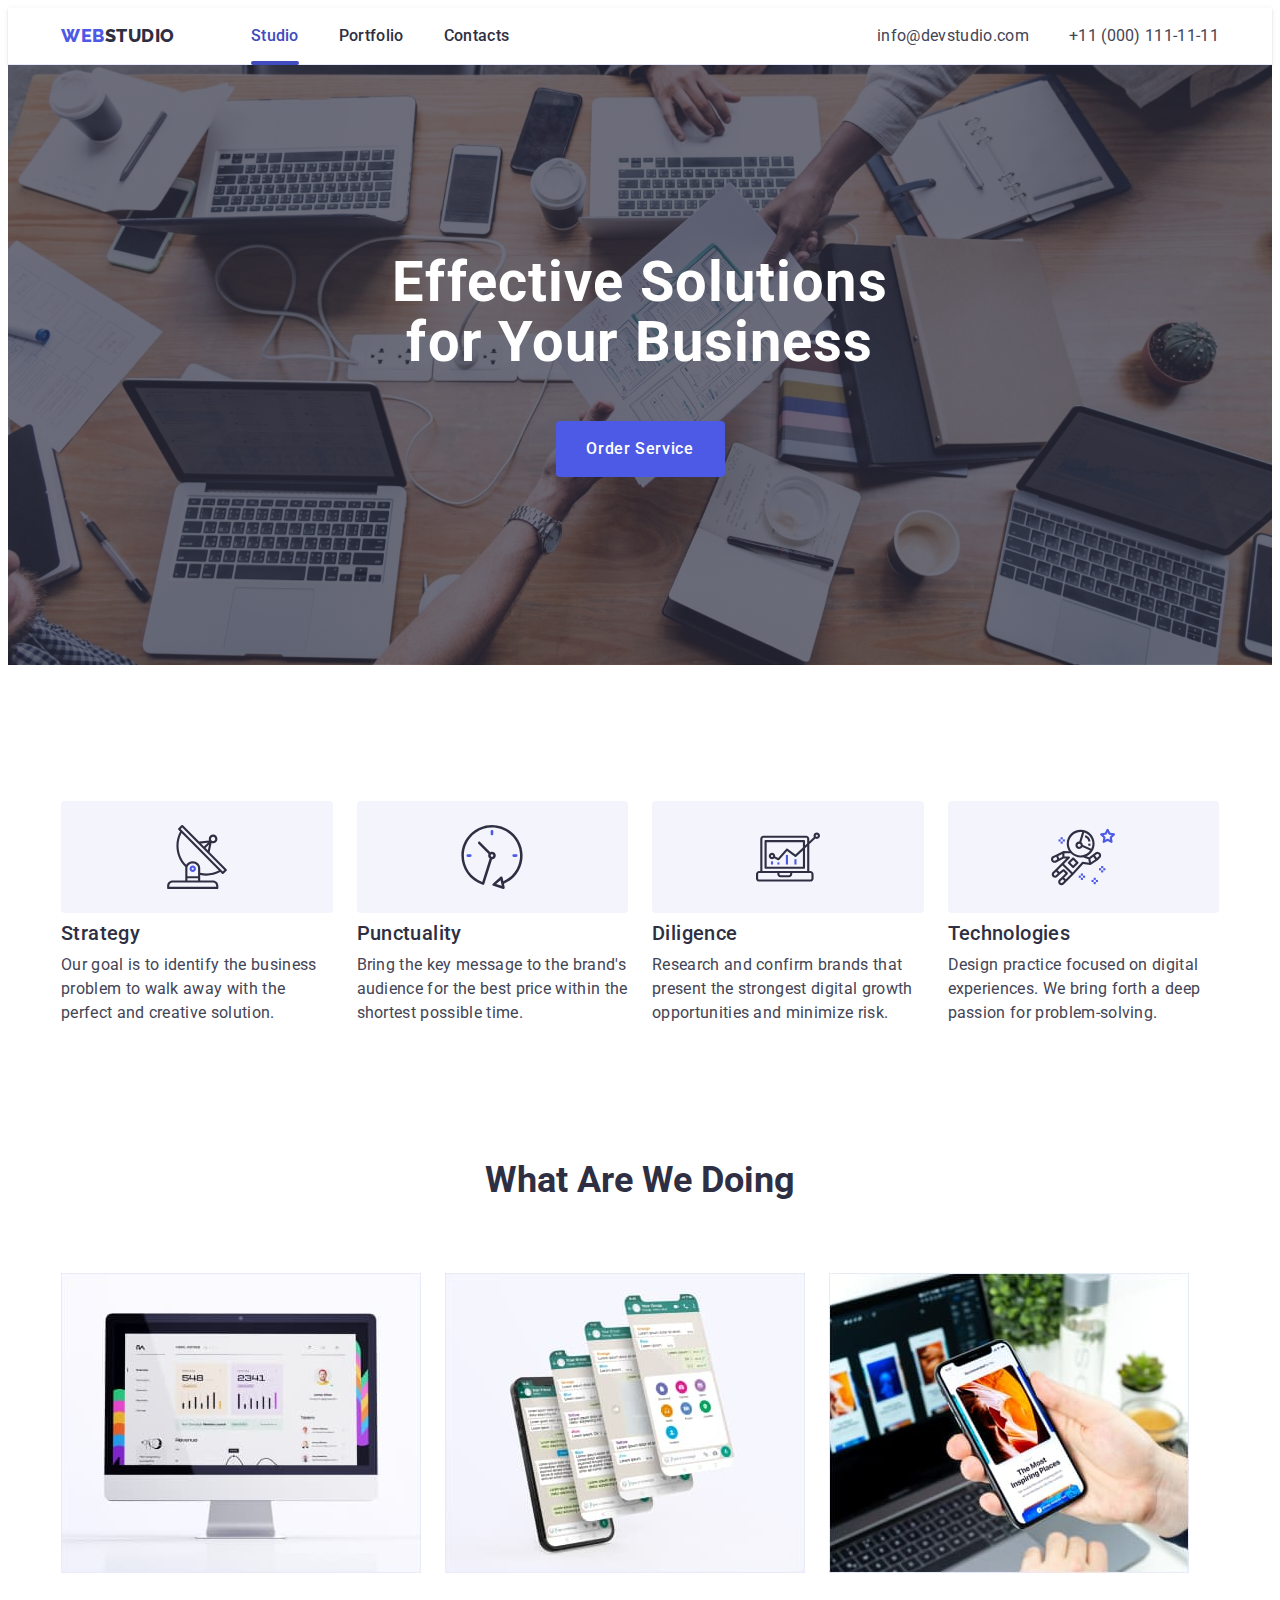
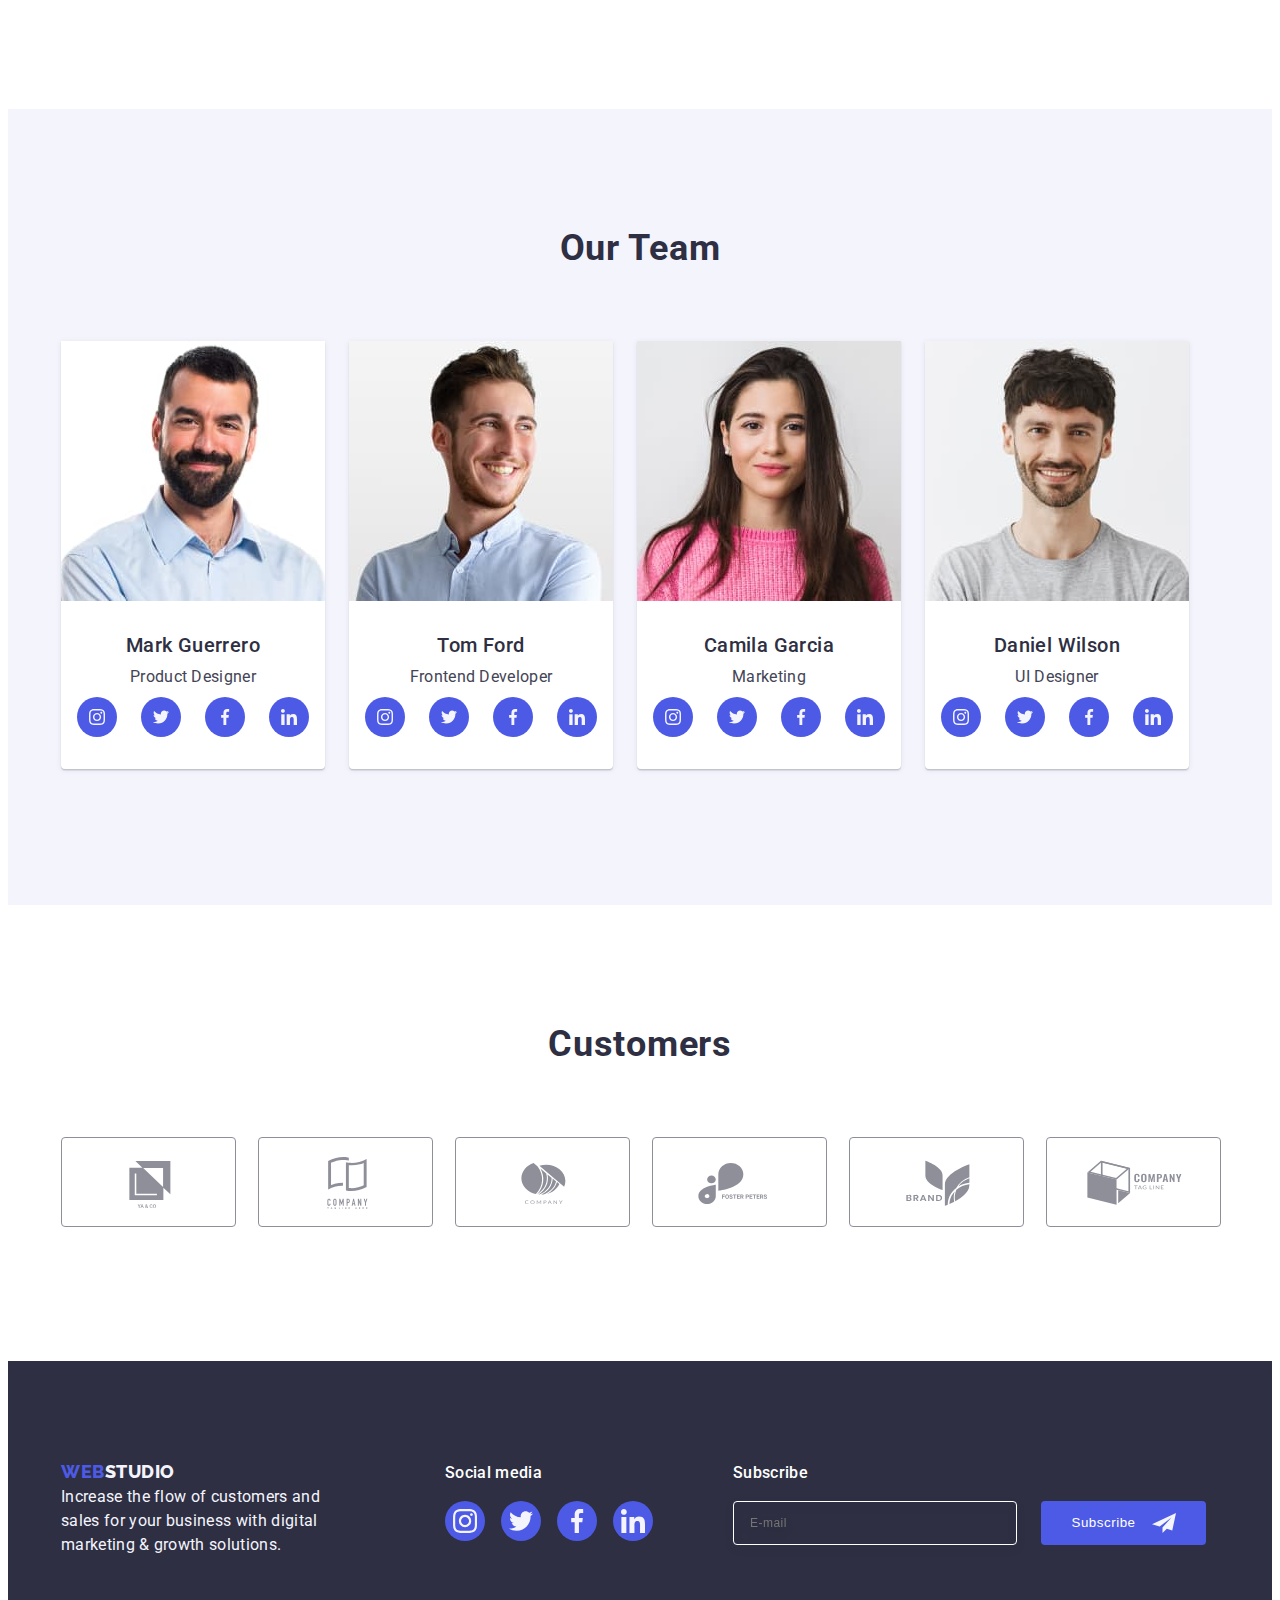
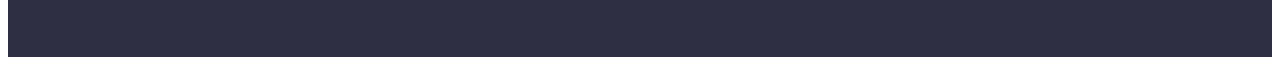
<file: index.html>
<!DOCTYPE html>
<html lang="en">
  <head>
    <meta charset="UTF-8" />
    <meta name="viewport" content="width=device-width, initial-scale=1.0" />
    <title>Webstudio</title>
    <link rel="preconnect" href="https://fonts.googleapis.com" />
    <link rel="preconnect" href="https://fonts.gstatic.com" crossorigin />
    <link
      href="https://fonts.googleapis.com/css2?family=Raleway:wght@800&family=Roboto:wght@400;500;700;900&display=swap"
      rel="stylesheet"
    />
    <link
      rel="stylesheet"
      href="https://cdnjs.cloudflare.com/ajax/libs/modern-normalize/2.0.0/modern-normalize.min.css"
      integrity="sha512-4xo8blKMVCiXpTaLzQSLSw3KFOVPWhm/TRtuPVc4WG6kUgjH6J03IBuG7JZPkcWMxJ5huwaBpOpnwYElP/m6wg=="
      crossorigin="anonymous"
      referrerpolicy="no-referrer"
    />
    <link rel="stylesheet" href="./css/style.css" />
  </head>
  <body>
    <header class="header">
      <div class="container header-container">
        <nav class="header-nav">
          <a class="logo-link link" href="./index.html"
            >Web<span class="logo-decoration">Studio</span></a
          >
          <ul class="menu-list list">
            <li class="menu-list-item">
              <a class="menu-link link active" href="./index.html">Studio</a>
            </li>
            <li class="menu-list-item">
              <a class="menu-link link" href="./portfolio.html">Portfolio</a>
            </li>
            <li class="menu-list-item">
              <a class="menu-link link" href="">Contacts</a>
            </li>
          </ul>
        </nav>
        <address class="address">
          <ul class="address-list list">
            <li class="address-list-item">
              <a class="addres-link link" href="mailto:info@devstudio.com"
                >info@devstudio.com</a
              >
            </li>
            <li class="address-list-item">
              <a class="addres-link link" href="tel:+110001111111"
                >+11 (000) 111-11-11</a
              >
            </li>
          </ul>
        </address>
      </div>
    </header>
    <main>
      <section class="section-solution">
        <div class="container">
          <h1 class="solution-title">Effective Solutions for Your Business</h1>
          <button class="solution-btn" data-modal-open type="button">
            Order Service
          </button>
        </div>
      </section>
      <section class="section-company">
        <div class="container">
          <h2 class="visually-hidden">Webstudio</h2>
          <ul class="company-list list">
            <li class="company-list-item">
              <div class="company-item-icons-container">
                <svg class="icons-svg" width="64" height="64">
                  <use href="./images/icons.svg#icon-antenna"></use>
                </svg>
              </div>
              <h3 class="company-title">Strategy</h3>
              <p class="company-text">
                Our goal is to identify the business problem to walk away with
                the perfect and creative solution.
              </p>
            </li>
            <li class="company-list-item">
              <div class="company-item-icons-container">
                <svg class="icons-svg" width="64" height="64">
                  <use href="./images/icons.svg#icon-clock"></use>
                </svg>
              </div>
              <h3 class="company-title">Punctuality</h3>
              <p class="company-text">
                Bring the key message to the brand's audience for the best price
                within the shortest possible time.
              </p>
            </li>
            <li class="company-list-item">
              <div class="company-item-icons-container">
                <svg class="icons-svg" width="64" height="64">
                  <use href="./images/icons.svg#icon-diagram"></use>
                </svg>
              </div>
              <h3 class="company-title">Diligence</h3>
              <p class="company-text">
                Research and confirm brands that present the strongest digital
                growth opportunities and minimize risk.
              </p>
            </li>
            <li class="company-list-item">
              <div class="company-item-icons-container">
                <svg class="icons-svg" width="64" height="64">
                  <use href="./images/icons.svg#icon-astronaut"></use>
                </svg>
              </div>
              <h3 class="company-title">Technologies</h3>
              <p class="company-text">
                Design practice focused on digital experiences. We bring forth a
                deep passion for problem-solving.
              </p>
            </li>
          </ul>
        </div>
      </section>
      <section class="section-work">
        <div class="container">
          <h2 class="work-title">What are we doing</h2>
          <ul class="work-list list">
            <li class="work-list-item">
              <img
                src="./images/img_1.jpg"
                alt="computer"
                width="360"
                height="300"
              />
            </li>
            <li class="work-list-item">
              <img
                src="./images/img_2.jpg"
                alt="phone"
                width="360"
                height="300"
              />
            </li>
            <li class="work-list-item">
              <img
                src="./images/img_3.jpg"
                alt="phone and computer"
                width="360"
                height="300"
              />
            </li>
          </ul>
        </div>
      </section>
      <section class="section-team">
        <div class="container">
          <h2 class="team-title">Our Team</h2>
          <ul class="team-list list">
            <li class="team-list-item">
              <img
                src="./images/Mark_Guerrero.jpg"
                alt="Mark"
                width="264"
                height="260"
              />
              <div class="team-name-container">
                <h3 class="team-name">Mark Guerrero</h3>
                <p class="team-text">Product Designer</p>
                <ul class="social-list list">
                  <li class="social-list-item">
                    <a class="social-item-link link" href="">
                      <svg class="social-svg" width="16" height="16">
                        <use href="./images/icons.svg#icon-instagram"></use>
                      </svg>
                    </a>
                  </li>
                  <li class="social-list-item">
                    <a class="social-item-link link" href="">
                      <svg class="social-svg" width="16" height="16">
                        <use href="./images/icons.svg#icon-twitter"></use>
                      </svg>
                    </a>
                  </li>
                  <li class="social-list-item">
                    <a class="social-item-link link" href="">
                      <svg class="social-svg" width="16" height="16">
                        <use href="./images/icons.svg#icon-facebook"></use>
                      </svg>
                    </a>
                  </li>
                  <li class="social-list-item">
                    <a class="social-item-link link" href="">
                      <svg class="social-svg" width="16" height="16">
                        <use href="./images/icons.svg#icon-linkedin"></use>
                      </svg>
                    </a>
                  </li>
                </ul>
              </div>
            </li>
            <li class="team-list-item">
              <img
                src="./images/Tom_Ford.jpg"
                alt="Tom"
                width="264"
                height="260"
              />
              <div class="team-name-container">
                <h3 class="team-name">Tom Ford</h3>
                <p class="team-text">Frontend Developer</p>
                <ul class="social-list list">
                  <li class="social-list-item">
                    <a class="social-item-link link" href="">
                      <svg width="16" height="16">
                        <use href="./images/icons.svg#icon-instagram"></use>
                      </svg>
                    </a>
                  </li>
                  <li class="social-list-item">
                    <a class="social-item-link link" href="">
                      <svg width="16" height="16">
                        <use href="./images/icons.svg#icon-twitter"></use>
                      </svg>
                    </a>
                  </li>
                  <li class="social-list-item">
                    <a class="social-item-link link" href="">
                      <svg width="16" height="16">
                        <use href="./images/icons.svg#icon-facebook"></use>
                      </svg>
                    </a>
                  </li>
                  <li class="social-list-item">
                    <a class="social-item-link link" href="">
                      <svg width="16" height="16">
                        <use href="./images/icons.svg#icon-linkedin"></use>
                      </svg>
                    </a>
                  </li>
                </ul>
              </div>
            </li>
            <li class="team-list-item">
              <img
                src="./images/Camila_Garcia.jpg"
                alt="Camila"
                width="264"
                height="260"
              />
              <div class="team-name-container">
                <h3 class="team-name">Camila Garcia</h3>
                <p class="team-text">Marketing</p>
                <ul class="social-list list">
                  <li class="social-list-item">
                    <a class="social-item-link link" href="">
                      <svg width="16" height="16">
                        <use href="./images/icons.svg#icon-instagram"></use>
                      </svg>
                    </a>
                  </li>
                  <li class="social-list-item">
                    <a class="social-item-link link" href="">
                      <svg width="16" height="16">
                        <use href="./images/icons.svg#icon-twitter"></use>
                      </svg>
                    </a>
                  </li>
                  <li class="social-list-item">
                    <a class="social-item-link link" href="">
                      <svg width="16" height="16">
                        <use href="./images/icons.svg#icon-facebook"></use>
                      </svg>
                    </a>
                  </li>
                  <li class="social-list-item">
                    <a class="social-item-link link" href="">
                      <svg width="16" height="16">
                        <use href="./images/icons.svg#icon-linkedin"></use>
                      </svg>
                    </a>
                  </li>
                </ul>
              </div>
            </li>
            <li class="team-list-item">
              <img
                src="./images/Daniel_Wilson.jpg"
                alt="Deniel"
                width="264"
                height="260"
              />
              <div class="team-name-container">
                <h3 class="team-name">Daniel Wilson</h3>
                <p class="team-text">UI Designer</p>
                <ul class="social-list list">
                  <li class="social-list-item">
                    <a class="social-item-link link" href="">
                      <svg width="16" height="16">
                        <use href="./images/icons.svg#icon-instagram"></use>
                      </svg>
                    </a>
                  </li>
                  <li class="social-list-item">
                    <a class="social-item-link link" href="">
                      <svg width="16" height="16">
                        <use href="./images/icons.svg#icon-twitter"></use>
                      </svg>
                    </a>
                  </li>
                  <li class="social-list-item">
                    <a class="social-item-link link" href="">
                      <svg width="16" height="16">
                        <use href="./images/icons.svg#icon-facebook"></use>
                      </svg>
                    </a>
                  </li>
                  <li class="social-list-item">
                    <a class="social-item-link link" href="">
                      <svg width="16" height="16">
                        <use href="./images/icons.svg#icon-linkedin"></use>
                      </svg>
                    </a>
                  </li>
                </ul>
              </div>
            </li>
          </ul>
        </div>
      </section>
      <section class="costomers-section">
        <div class="container">
          <h2 class="costomers-tetle">Customers</h2>
          <ul class="costomers-list list">
            <li class="costomers-list-item">
              <a class="costomers-item-link" href="">
                <svg class="costomers-svg" width="104" height="56">
                  <use href="./images/icons.svg#icon-Logo"></use>
                </svg>
              </a>
            </li>
            <li class="costomers-list-item">
              <a class="costomers-item-link" href="">
                <svg class="costomers-svg" width="104" height="56">
                  <use href="./images/icons.svg#icon-Logo-1"></use>
                </svg>
              </a>
            </li>
            <li class="costomers-list-item">
              <a class="costomers-item-link" href="">
                <svg class="costomers-svg" width="104" height="56">
                  <use href="./images/icons.svg#icon-Logo-2"></use>
                </svg>
              </a>
            </li>
            <li class="costomers-list-item">
              <a class="costomers-item-link" href="">
                <svg class="costomers-svg" width="104" height="56">
                  <use href="./images/icons.svg#icon-Logo-3"></use>
                </svg>
              </a>
            </li>
            <li class="costomers-list-item">
              <a class="costomers-item-link" href="">
                <svg class="costomers-svg" width="104" height="56">
                  <use href="./images/icons.svg#icon-Logo-4"></use>
                </svg>
              </a>
            </li>
            <li class="costomers-list-item">
              <a class="costomers-item-link" href="">
                <svg class="costomers-svg" width="104" height="56">
                  <use href="./images/icons.svg#icon-Logo-5"></use>
                </svg>
              </a>
            </li>
          </ul>
        </div>
      </section>
    </main>
    <footer class="footer">
      <div class="container footer-container">
        <div class="footer-info">
          <a class="footer-logo-link link" href="./index.html"
            >Web<span class="footer-logo-decoration">Studio</span></a
          >
          <p class="footer-text">
            Increase the flow of customers and sales for your business with
            digital marketing & growth solutions.
          </p>
        </div>
        <div class="footer-social-container">
          <p class="footer-social-text">Social media</p>
          <ul class="footer-social-list list">
            <li class="footer-social-list-item">
              <a class="footer-social-item-link link" href="">
                <svg class="footer-svg" width="24" height="24">
                  <use href="./images/icons.svg#icon-instagram"></use>
                </svg>
              </a>
            </li>
            <li class="footer-social-list-item">
              <a class="footer-social-item-link link" href="">
                <svg class="footer-svg" width="24" height="24">
                  <use href="./images/icons.svg#icon-twitter"></use>
                </svg>
              </a>
            </li>
            <li class="footer-social-list-item">
              <a class="footer-social-item-link link" href="">
                <svg class="footer-svg" width="24" height="24">
                  <use href="./images/icons.svg#icon-facebook"></use>
                </svg>
              </a>
            </li>
            <li class="footer-social-list-item">
              <a class="footer-social-item-link link" href="">
                <svg class="footer-svg" width="24" height="24">
                  <use href="./images/icons.svg#icon-linkedin"></use>
                </svg>
              </a>
            </li>
          </ul>
        </div>
        <div class="footer-form-container">
          <p class="footer-form-title">Subscribe</p>
          <form class="footer-form">
            <label class="footer-form-label">
              <input
                class="subscribe-form-input"
                name="footer-email"
                type="email"
                placeholder="E-mail"
              />
            </label>
            <button type="submit" class="footer-form-btn">
              Subscribe
              <svg class="footer-form-btn-icon" width="24" height="24">
                <use
                  class="button-form-imput-use"
                  href="./images/icons.svg#icon-Frame-3"
                ></use>
              </svg>
            </button>
          </form>
        </div>
      </div>
    </footer>
    <div class="backdrop is-hidden icon-close" data-modal>
      <div class="modal">
        <button class="modal-close-btn" type="button" data-modal-close>
          <svg class="modal-icon-svg" width="8" height="8">
            <use href="./images/icons.svg#icon-close"></use>
          </svg>
        </button>
        <p class="modal-title">Leave your contacts and we will call you back</p>
        <form>
          <div class="modal-field">
            <label class="modal-label" for="user-name">Name</label>
            <div class="input-wrap">
              <input
                type="text"
                name="user-name"
                class="modal-input"
                id="user-name"
              />
              <svg class="modal-input-icon" width="18" height="24">
                <use href="./images/icons.svg#icon-person-black-18dp-1"></use>
              </svg>
            </div>
          </div>
          <div class="modal-field">
            <label class="modal-label" for="user-tel">Phone</label>
            <div class="input-wrap">
              <input
                type="tel"
                name="user-tel"
                class="modal-input"
                id="user-tel"
              />
              <svg class="modal-input-icon" width="18" height="24">
                <use href="./images/icons.svg#icon-phone-black-18dp-1"></use>
              </svg>
            </div>
          </div>
          <div class="modal-field">
            <label class="modal-label" for="user-email">Email</label>
            <div class="input-wrap">
              <input
                type="email"
                name="user-email"
                class="modal-input"
                id="user-email"
              />
              <svg class="modal-input-icon" width="18" height="24">
                <use href="./images/icons.svg#icon-email-black-18dp-1"></use>
              </svg>
            </div>
          </div>
          <div class="modal-field-textarea">
            <label class="modal-label" for="user-comment">Comment</label>
            <textarea
              class="modal-textarea"
              name="user-comment"
              id="user-comment"
              placeholder="Text input"
            ></textarea>
          </div>
          <div class="checkbox-container">
            <input
              class="modal-form-checkbox visually-hidden"
              type="checkbox"
              name="user-privacy"
              id="user-privacy"
              value="true"
            />
            <label class="modal-form-privacy" for="user-privacy">
              <span class="modal-form-privacy-span">
                <svg class="modal-form-checkbox-icon" width="10" height="8">
                  <use
                    class="modal-form-checkbox-icon-use"
                    href="./images/icons.svg#icon-Vector"
                  ></use>
                </svg>
              </span>
              I accept the terms and conditions of the
              <a class="modal-form-privacy-link" href="#">Privacy Policy</a>
            </label>
          </div>
          <button class="modal-button-order" type="submit">Send</button>
        </form>
      </div>
    </div>
    <script src="./js/modal.js"></script>
  </body>
</html>
</file>
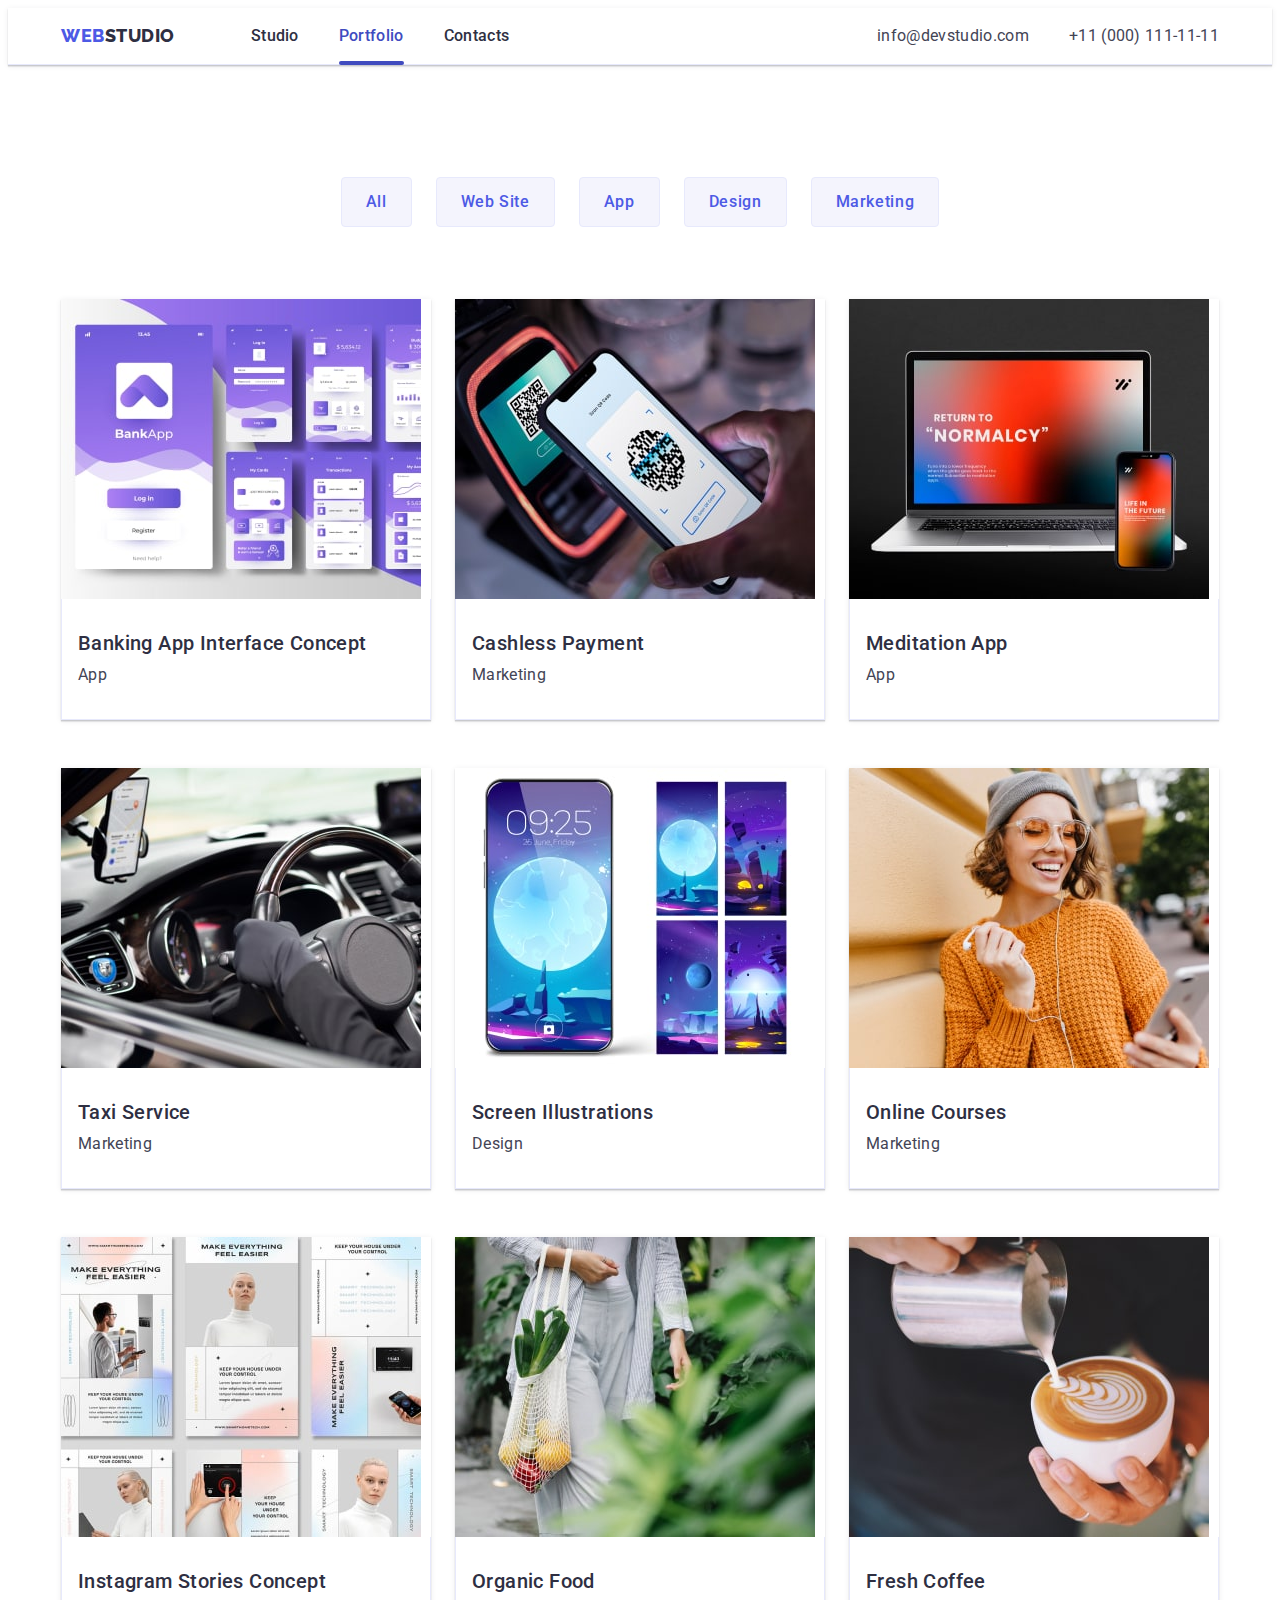
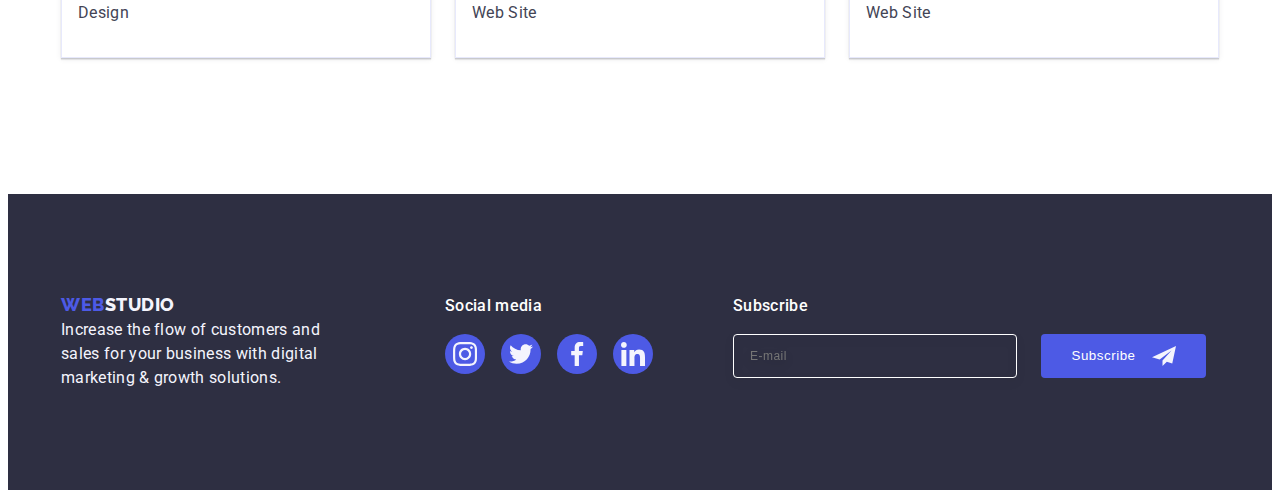
<file: portfolio.html>
<!DOCTYPE html>
<html lang="en">
  <head>
    <meta charset="UTF-8" />
    <meta name="viewport" content="width=device-width, initial-scale=1.0" />
    <title>Portfolio</title>
    <link rel="preconnect" href="https://fonts.googleapis.com" />
    <link rel="preconnect" href="https://fonts.gstatic.com" crossorigin />
    <link
      href="https://fonts.googleapis.com/css2?family=Raleway:wght@800&family=Roboto:wght@400;500;700;900&display=swap"
      rel="stylesheet"
    />
    <link
      rel="stylesheet"
      href="https://cdnjs.cloudflare.com/ajax/libs/modern-normalize/2.0.0/modern-normalize.min.css"
      integrity="sha512-4xo8blKMVCiXpTaLzQSLSw3KFOVPWhm/TRtuPVc4WG6kUgjH6J03IBuG7JZPkcWMxJ5huwaBpOpnwYElP/m6wg=="
      crossorigin="anonymous"
      referrerpolicy="no-referrer"
    />
    <link rel="stylesheet" href="./css/style.css" />
  </head>
  <body>
    <header class="header">
      <div class="container header-container">
        <nav class="header-nav">
          <a class="logo-link link" href="./index.html"
            >Web<span class="logo-decoration">Studio</span></a
          >
          <ul class="menu-list list">
            <li class="menu-list-item">
              <a class="menu-link link" href="./index.html">Studio</a>
            </li>
            <li class="menu-list-item">
              <a class="menu-link link active" href="./portfolio.html"
                >Portfolio</a
              >
            </li>
            <li class="menu-list-item">
              <a class="menu-link link" href="">Contacts</a>
            </li>
          </ul>
        </nav>
        <address class="address">
          <ul class="address-list list">
            <li class="address-list-item">
              <a class="addres-link link" href="mailto:info@devstudio.com"
                >info@devstudio.com</a
              >
            </li>
            <li class="address-list-item">
              <a class="addres-link link" href="tel:+110001111111"
                >+11 (000) 111-11-11</a
              >
            </li>
          </ul>
        </address>
      </div>
    </header>
    <main>
      <section class="project-section">
        <div class="container">
          <h1 class="visually-hidden">Portfolio</h1>
          <ul class="button-list list">
            <li class="button-list-item">
              <button class="portfolio-btn" type="button">All</button>
            </li>
            <li class="button-list-item">
              <button class="portfolio-btn" type="button">Web Site</button>
            </li>
            <li class="button-list-item">
              <button class="portfolio-btn" type="button">App</button>
            </li>
            <li class="button-list-item">
              <button class="portfolio-btn" type="button">Design</button>
            </li>
            <li class="button-list-item">
              <button class="portfolio-btn" type="button">Marketing</button>
            </li>
          </ul>
          <ul class="project-list list">
            <li class="project-list-item">
              <a class="portfolio-link link" href="">
                <div class="overlay-container">
                  <img
                    src="./images/img-8.jpg"
                    alt="Banking App"
                    width="360"
                    height="300"
                  />
                  <p class="overlay-text">
                    14 Stylish and User-Friendly App Design Concepts · Task
                    Manager App · Calorie Tracker App · Exotic Fruit Ecommerce
                    App · Cloud Storage App
                  </p>
                </div>
                <div class="progect-name-container">
                  <h2 class="project-title">Banking App Interface Concept</h2>
                  <p class="project-text">App</p>
                </div>
              </a>
            </li>
            <li class="project-list-item">
              <a class="portfolio-link link" href="">
                <div class="overlay-container">
                  <img
                    src="./images/img-7.jpg"
                    alt="Cashless Payment"
                    width="360"
                    height="300"
                  />
                  <p class="overlay-text">
                    14 Stylish and User-Friendly App Design Concepts · Task
                    Manager App · Calorie Tracker App · Exotic Fruit Ecommerce
                    App · Cloud Storage App
                  </p>
                </div>
                <div class="progect-name-container">
                  <h2 class="project-title">Cashless Payment</h2>
                  <p class="project-text">Marketing</p>
                </div>
              </a>
            </li>
            <li class="project-list-item">
              <a class="portfolio-link link" href="">
                <div class="overlay-container">
                  <img
                    src="./images/img-6.jpg"
                    alt="Meditation App"
                    width="360"
                    height="300"
                  />
                  <p class="overlay-text">
                    14 Stylish and User-Friendly App Design Concepts · Task
                    Manager App · Calorie Tracker App · Exotic Fruit Ecommerce
                    App · Cloud Storage App
                  </p>
                </div>
                <div class="progect-name-container">
                  <h2 class="project-title">Meditation App</h2>
                  <p class="project-text">App</p>
                </div>
              </a>
            </li>
            <li class="project-list-item">
              <a class="portfolio-link link" href="">
                <div class="overlay-container">
                  <img
                    src="./images/img-5.jpg"
                    alt="Taxi Service"
                    width="360"
                    height="300"
                  />
                  <p class="overlay-text">
                    14 Stylish and User-Friendly App Design Concepts · Task
                    Manager App · Calorie Tracker App · Exotic Fruit Ecommerce
                    App · Cloud Storage App
                  </p>
                </div>
                <div class="progect-name-container">
                  <h2 class="project-title">Taxi Service</h2>
                  <p class="project-text">Marketing</p>
                </div>
              </a>
            </li>
            <li class="project-list-item">
              <a class="portfolio-link link" href="">
                <div class="overlay-container">
                  <img
                    src="./images/img-4.jpg"
                    alt="Screen Illustrations"
                    width="360"
                    height="300"
                  />
                  <p class="overlay-text">
                    14 Stylish and User-Friendly App Design Concepts · Task
                    Manager App · Calorie Tracker App · Exotic Fruit Ecommerce
                    App · Cloud Storage App
                  </p>
                </div>
                <div class="progect-name-container">
                  <h2 class="project-title">Screen Illustrations</h2>
                  <p class="project-text">Design</p>
                </div>
              </a>
            </li>
            <li class="project-list-item">
              <a class="portfolio-link link" href="">
                <div class="overlay-container">
                  <img
                    src="./images/img-3.jpg"
                    alt="Online Courses"
                    width="360"
                    height="300"
                  />
                  <p class="overlay-text">
                    14 Stylish and User-Friendly App Design Concepts · Task
                    Manager App · Calorie Tracker App · Exotic Fruit Ecommerce
                    App · Cloud Storage App
                  </p>
                </div>
                <div class="progect-name-container">
                  <h2 class="project-title">Online Courses</h2>
                  <p class="project-text">Marketing</p>
                </div>
              </a>
            </li>
            <li class="project-list-item">
              <a class="portfolio-link link" href="">
                <div class="overlay-container">
                  <img
                    src="./images/img-2.jpg"
                    alt="Instagram Stories"
                    width="360"
                    height="300"
                  />
                  <p class="overlay-text">
                    14 Stylish and User-Friendly App Design Concepts · Task
                    Manager App · Calorie Tracker App · Exotic Fruit Ecommerce
                    App · Cloud Storage App
                  </p>
                </div>
                <div class="progect-name-container">
                  <h2 class="project-title">Instagram Stories Concept</h2>
                  <p class="project-text">Design</p>
                </div>
              </a>
            </li>
            <li class="project-list-item">
              <a class="portfolio-link link" href="">
                <div class="overlay-container">
                  <img
                    src="./images/img-1.jpg"
                    alt="Organic Food"
                    width="360"
                    height="300"
                  />
                  <p class="overlay-text">
                    14 Stylish and User-Friendly App Design Concepts · Task
                    Manager App · Calorie Tracker App · Exotic Fruit Ecommerce
                    App · Cloud Storage App
                  </p>
                </div>
                <div class="progect-name-container">
                  <h2 class="project-title">Organic Food</h2>
                  <p class="project-text">Web Site</p>
                </div>
              </a>
            </li>
            <li class="project-list-item">
              <a class="portfolio-link link" href="">
                <div class="overlay-container">
                  <img
                    src="./images/img.jpg"
                    alt="Fresh Coffee"
                    width="360"
                    height="300"
                  />
                  <p class="overlay-text">
                    14 Stylish and User-Friendly App Design Concepts · Task
                    Manager App · Calorie Tracker App · Exotic Fruit Ecommerce
                    App · Cloud Storage App
                  </p>
                </div>
                <div class="progect-name-container">
                  <h2 class="project-title">Fresh Coffee</h2>
                  <p class="project-text">Web Site</p>
                </div>
              </a>
            </li>
          </ul>
        </div>
      </section>
    </main>
    <footer class="footer">
      <div class="container footer-container">
        <div class="footer-info">
          <a class="footer-logo-link link" href="./index.html"
            >Web<span class="footer-logo-decoration">Studio</span></a
          >
          <p class="footer-text">
            Increase the flow of customers and sales for your business with
            digital marketing & growth solutions.
          </p>
        </div>
        <div class="footer-social-container">
          <p class="footer-social-text">Social media</p>
          <ul class="footer-social-list list">
            <li class="footer-social-list-item">
              <a class="footer-social-item-link link" href="">
                <svg class="footer-svg" width="24" height="24">
                  <use href="./images/icons.svg#icon-instagram"></use>
                </svg>
              </a>
            </li>
            <li class="footer-social-list-item">
              <a class="footer-social-item-link link" href="">
                <svg class="footer-svg" width="24" height="24">
                  <use href="./images/icons.svg#icon-twitter"></use>
                </svg>
              </a>
            </li>
            <li class="footer-social-list-item">
              <a class="footer-social-item-link link" href="">
                <svg class="footer-svg" width="24" height="24">
                  <use href="./images/icons.svg#icon-facebook"></use>
                </svg>
              </a>
            </li>
            <li class="footer-social-list-item">
              <a class="footer-social-item-link link" href="">
                <svg class="footer-svg" width="24" height="24">
                  <use href="./images/icons.svg#icon-linkedin"></use>
                </svg>
              </a>
            </li>
          </ul>
        </div>
        <div class="footer-form-container">
          <p class="footer-form-title">Subscribe</p>
          <form class="footer-form">
            <label class="footer-form-label">
              <input
                class="subscribe-form-input"
                name="footer-email"
                type="email"
                placeholder="E-mail"
              />
            </label>
            <button type="submit" class="footer-form-btn">
              Subscribe
              <svg class="footer-form-btn-icon" width="24" height="24">
                <use
                  class="button-form-imput-use"
                  href="./images/icons.svg#icon-Frame-3"
                ></use>
              </svg>
            </button>
          </form>
        </div>
      </div>
    </footer>
  </body>
</html>
</file>
<file: css/style.css>
:root {
  --main-color: #434455;
  --main-background-color: #ffffff;
  --navy-blue: #2e2f42;
  --iris: #4d5ae5;
  --ocean: #404bbf;
  --cloud: #f4f4fd;
  --slate: #434455;
  --customers-color: #8e8f99;
}
body {
  font-family: "Roboto", sans-serif;
  font-size: 16px;
  font-weight: 400;
  line-height: 1.5;
  color: var(--main-color);
  background-color: var(--main-background-color);
}
h1,
h2,
h3,
h4,
h5,
h6,
p {
  margin: 0;
}
ul {
  padding: 0;
}
img {
  display: block;
}
.link {
  text-decoration: none;
  color: inherit;
}
.list {
  list-style: none;
}
button {
  cursor: pointer;
  text-align: center;
}
.header {
  border-bottom: 1px solid #e7e9fc;
  box-shadow: 0px 2px 1px rgba(46, 47, 66, 0.08),
    0px 1px 1px rgba(46, 47, 66, 0.16), 0px 1px 6px rgba(46, 47, 66, 0.08);
}
.visually-hidden {
  position: absolute;
  width: 1px;
  height: 1px;
  margin: -1px;
  border: 0;
  padding: 0;
  white-space: nowrap;
  clip-path: inset(100%);
  clip: rect(0 0 0 0);
  overflow: hidden;
}
.container {
  width: 1158px;
  padding-left: 15px;
  padding-right: 15px;
  margin: 0 auto;
}
.header-container {
  display: flex;
  align-items: center;
  justify-content: space-between;
}
.company-item-icons-container {
  display: flex;
  align-items: center;
  justify-content: center;
  height: 112px;
  background-color: #f4f4fd;
  border-radius: 4px;
  margin-bottom: 8px;
}
.logo-link {
  font-family: Raleway, sans-serif;
  font-size: 18px;
  font-weight: 800;
  line-height: 1.17;
  letter-spacing: 0.03em;
  text-transform: uppercase;
  color: var(--iris);
  margin-right: 76px;
}

.logo-decoration {
  color: #2e2f42;
}
.header-nav {
  display: flex;
  align-items: center;
}
.menu-list {
  display: flex;
  align-items: center;
  gap: 40px;
}

.menu-link {
  font-weight: 500;
  color: var(--navy-blue);
  letter-spacing: 0.02em;
  padding: 24px 0;
}
.active {
  color: #404bbf;
  position: relative;
  transition: color 250ms cubic-bezier(0.4, 0, 0.2, 1);
}
.active::after {
  content: "";
  position: absolute;
  left: 0;
  bottom: -1px;
  height: 4px;
  background-color: #404bbf;
  border-radius: 2px;
  width: 100%;
  top: 59px;
}
.menu-link:hover,
.menu-link:focus {
  color: var(--ocean);
}
.address {
  font-style: normal;
}
.address-list {
  display: flex;
  gap: 40px;
}
.addres-link {
  color: var(--slate);
  letter-spacing: 0.02em;
  transition: color 250ms cubic-bezier(0.4, 0, 0.2, 1);
}
.addres-link:not(:last-child) {
  margin-right: 20px;
}
.addres-link:hover,
.addres-link:focus {
  color: var(--ocean);
}
.section-solution {
  padding: 188px 0;
  margin: auto;
  background-image: linear-gradient(
      rgba(46, 47, 66, 0.7),
      rgba(46, 47, 66, 0.7)
    ),
    url(../images/people-office.jpg);
  background-repeat: no-repeat;
  background-position: center;
  background-size: cover;
  max-width: 1440px;
}
.solution-title {
  font-size: 56px;
  font-weight: 700;
  line-height: 1.07;
  letter-spacing: 0.02em;
  text-align: center;
  max-width: 496px;
  margin: 0 auto;
  color: #ffffff;
  padding-bottom: 48px;
}
.solution-btn {
  font-family: "Roboto", sans-serif;
  font-size: 16px;
  background-color: var(--iris);
  line-height: 1.5;
  letter-spacing: 0.04em;
  font-weight: 500;
  color: white;
  margin: 0 auto;
  display: block;
  min-width: 169px;
  height: 56px;
  border: none;
  border-radius: 4px;
  transition: background-color 250ms cubic-bezier(0.4, 0, 0.2, 1);
}
.solution-btn:hover,
.solution-btn:focus {
  background-color: var(--ocean);
}
.section-company {
  padding: 120px 0;
}
.company-list,
.team-list,
.work-list {
  display: flex;
  gap: 24px;
}
.section-work {
  padding-bottom: 120px;
}
.section-team {
  background-color: var(--cloud);
}
.company-title,
.team-name,
.project-title {
  font-weight: 500;
  font-size: 20px;
  line-height: 1.2;
  letter-spacing: 0.02em;
  color: var(--navy-blue);
}
.company-title {
  margin-bottom: 8px;
}
.company-list-item {
  width: calc((100% - 48px) / 3);
}
.team-title,
.work-title {
  font-size: 36px;
  font-weight: 700;
  line-height: 1.11;
  color: var(--navy-blue);
  text-align: center;
  text-transform: capitalize;
  margin-bottom: 72px;
}
.section-team {
  padding: 120px 0;
}
.team-name-container {
  padding: 32px 0;
}
.team-title,
.company-text {
  letter-spacing: 0.02em;
}
.team-list-item {
  background-color: #ffffff;
  border-radius: 0 0 4px 4px;
  box-shadow: 0px 1px 6px rgba(46, 47, 66, 0.08),
    0px 1px 1px rgba(46, 47, 66, 0.16), 0px 2px 1px rgba(46, 47, 66, 0.08);
}
.team-name {
  margin-bottom: 8px;
  text-align: center;
}
.team-text {
  color: var(--slate);
  letter-spacing: 0.02em;
  text-align: center;
  margin-bottom: 8px;
}

.social-list {
  display: flex;
  justify-content: center;
  align-items: center;
  gap: 24px;
}
.social-list-item {
}
.social-item-link {
  display: flex;
  justify-content: center;
  align-items: center;
  background-color: var(--iris);
  fill: var(--cloud);
  border-radius: 50%;
  width: 40px;
  height: 40px;
  transition: background-color 250ms cubic-bezier(0.4, 0, 0.2, 1);
}
.social-item-link:hover,
.social-item-link:focus {
  background-color: var(--ocean);
}
/* portfolio */

.project-section {
  padding-top: 96px;
  padding-bottom: 120px;
}
.button-list {
  display: flex;
  gap: 24px;
  justify-content: center;
  margin-bottom: 72px;
}
.portfolio-btn {
  font-family: "Roboto", sans-serif;
  font-size: 16px;
  letter-spacing: 0.04em;
  line-height: 1.5;
  background-color: var(--cloud);
  color: var(--iris);
  font-weight: 500;
  padding: 12px 24px;
  border-radius: 4px;
  border: 1px solid #e7e9fc;
  transition: color 250ms cubic-bezier(0.4, 0, 0.2, 1),
    background-color 250ms cubic-bezier(0.4, 0, 0.2, 1),
    border-color 250ms cubic-bezier(0.4, 0, 0.2, 1),
    box-shadow 250ms cubic-bezier(0.4, 0, 0.2, 1);
}
.portfolio-btn:hover,
.portfolio-btn:focus {
  background-color: var(--ocean);
  color: #ffffff;
  border: 1px solid transparent;
  box-shadow: 0px 3px 1px rgba(0, 0, 0, 0.1), 0px 2px 1px rgba(0, 0, 0, 0.08),
    0px 2px 2px rgba(0, 0, 0, 0.12);
}
.project-list {
  display: flex;
  flex-wrap: wrap;
  column-gap: 24px;
  row-gap: 48px;
}
.project-list-item {
  width: calc((100% - 48px) / 3);
}
.overlay-container {
  position: relative;
  overflow: hidden;
}
.portfolio-link {
  display: block;
  transition: box-shadow 250ms cubic-bezier(0.4, 0, 0.2, 1);
  box-shadow: 0px 1px 6px rgba(46, 47, 66, 0.08),
    0px 1px 1px rgba(46, 47, 66, 0.16), 0px 2px 1px rgba(46, 47, 66, 0.08);
}
.portfolio-link:hover .overlay-text,
.portfolio-link:focus .overlay-text {
  transform: translateY(0%);
}
.overlay-text {
  position: absolute;
  top: 0;
  font-size: 16px;
  line-height: 1.5;
  letter-spacing: 0.02em;
  color: var(--cloud);
  padding: 40px 32px;
  background-color: var(--iris);
  height: 100%;
  width: 100%;
  transform: translateY(100%);
  transition: transform 250ms cubic-bezier(0.4, 0, 0.2, 1);
}
.progect-name-container {
  padding: 32px 16px;
  border: 1px solid #e7e9fc;
  border-top: none;
}
.project-title {
  font-size: 20px;
  line-height: 1.2;
  font-weight: 500;
  margin-bottom: 8px;
  color: var(--navy-blue);
}
.project-text {
  color: var(--slate);
  letter-spacing: 0.02em;
}
.costomers-section {
  padding: 120px 0;
}
.costomers-tetle {
  text-align: center;
  font-size: 36px;
  font-style: normal;
  font-weight: 700;
  line-height: 1.11;
  color: #2e2f42;
  letter-spacing: 0.72px;
  text-transform: capitalize;
  margin-bottom: 72px;
}
.costomers-list {
  display: flex;
  justify-content: center;
  gap: 24px;
}
.costomers-list-item {
  width: calc((100% - 120px) / 6);
  height: 88px;
}
.costomers-item-link {
  display: flex;
  justify-content: center;
  color: var(--customers-color);
  align-items: center;
  fill: #8e8f99;
  border: 1px solid #8e8f99;
  border-radius: 4px;
  text-align: center;
  width: 100%;
  height: 100%;
  transition: border-color 250ms cubic-bezier(0.4, 0, 0.2, 1),
    color 250ms cubic-bezier(0.4, 0, 0.2, 1);
}
.costomers-item-link:hover,
.costomers-item-link:focus {
  color: #404bbf;
  border-color: var(--ocean);
  fill: var(--ocean);
}
.costomers-svg {
  fill: currentColor;
}
.section-solution,
.footer {
  background-color: var(--navy-blue);
}
.footer {
  padding-top: 100px;
  padding-bottom: 100px;
}
.footer-container {
  display: flex;
  align-items: baseline;
}
.footer-info {
  margin-right: 120px;
}
.footer-text {
  color: var(--cloud);
  letter-spacing: 0.02em;
  max-width: 264px;
}
.footer-logo-link {
  display: inline-block;
  font-family: Raleway, sans-serif;
  font-size: 18px;
  font-weight: 800;
  line-height: 1.17;
  text-transform: uppercase;
  letter-spacing: 0.03em;
  color: var(--iris);
}
.footer-logo-decoration {
  color: var(--cloud);
}

.footer-social-container {
}
.footer-social-list {
  display: flex;
  justify-content: center;
  align-items: center;
  gap: 16px;
}
.footer-social-list-item {
}
.footer-social-item-link {
  display: flex;
  justify-content: center;
  align-items: center;
  fill: var(--cloud);
  width: 40px;
  height: 40px;
  background-color: var(--iris);
  border-radius: 50%;
  transition: background-color 250ms cubic-bezier(0.4, 0, 0.2, 1);
}
.footer-social-item-link:hover,
.footer-social-item-link:focus {
  background-color: #31d0aa;
}
.footer-social-text {
  font-size: 16px;
  font-style: normal;
  font-weight: 500;
  line-height: 1.5;
  letter-spacing: 0.32px;
  color: #ffffff;
  margin-bottom: 16px;
}
.footer-form-container {
  margin-left: 80px;
}
.footer-form-title {
  color: #fff;
  font-weight: 500;
  line-height: 24px; /* 150% */
  letter-spacing: 0.32px;
  margin-bottom: 16px;
}
.footer-form {
  display: flex;
  gap: 24px;
}
.subscribe-form-input {
  width: 264px;
  height: 40px;
  border: 1px solid #ffffff;
  background-color: transparent;
  line-height: 1.5;
  font-size: 12px;
  letter-spacing: 0.04em;
  padding-left: 16px;
  outline: transparent;
  filter: drop-shadow(0px 4px 4px rgba(0, 0, 0, 0.15));
  border-radius: 4px;
  color: #ffffff;
}
.subscribe-form-input:focus {
  border-color: var(--iris);
}
.footer-form-btn {
  min-width: 165px;
  display: flex;
  justify-content: center;
  line-height: 1.5;
  align-items: center;
  font-weight: 500;
  letter-spacing: 0.04em;
  cursor: pointer;
  color: #ffffff;
  background-color: #4d5ae5;
  margin-left: auto;
  margin-right: auto;
  border: none;
  border-radius: 4px;
  transition: background-color 250ms cubic-bezier(0.4, 0, 0.2, 1);
}
.footer-form-btn-icon {
  margin-left: 16px;
  fill: var(--cloud);
}
.backdrop {
  position: fixed;
  width: 100%;
  height: 100%;
  top: 0;
  background-color: rgba(46, 47, 66, 0.4);
  transition: opacity 250ms cubic-bezier(0.4, 0, 0.2, 1),
    visibility 250ms cubic-bezier(0.4, 0, 0.2, 1);
}
.modal {
  width: 408px;
  min-height: 584px;
  background-color: #fcfcfc;
  border-radius: 4px;
  position: absolute;
  left: 50%;
  top: 50%;
  transform: translate(-50%, -50%);
  box-shadow: 0px 1px 1px rgba(0, 0, 0, 0.14), 0px 1px 3px rgba(0, 0, 0, 0.12),
    0px 2px 1px rgba(0, 0, 0, 0.2);
  transition: transform 250ms cubic-bezier(0.4, 0, 0.2, 1);
  padding: 72px 24px 24px 24px;
}
.modal-title {
  color: var(--navy-blue);
  text-align: center;
  font-weight: 500;
  letter-spacing: 0.02em;
  margin-bottom: 16px;
}

.modal-close-btn {
  border: 1px solid rgba(0, 0, 0, 0.1);
  border-radius: 50%;
  background-color: #e7e9fc;
  width: 24px;
  height: 24px;
  position: absolute;
  top: 24px;
  right: 24px;
  cursor: pointer;
  display: flex;
  align-items: center;
  justify-content: center;
  padding: 0;
  transition: background-color 250ms cubic-bezier(0.4, 0, 0.2, 1),
    border 250ms cubic-bezier(0.4, 0, 0.2, 1);
}
.modal-close-btn:hover,
.modal-close-btn:focus {
  background-color: #404bbf;
  border: none;
  fill: #ffffff;
}
.is-hidden {
  opacity: 0;
  visibility: hidden;
  pointer-events: none;
}
.modal-icon-svg,
.modal-input-icon {
  transition: fill 250ms cubic-bezier(0.4, 0, 0.2, 1);
}
.modal-field {
  margin-bottom: 8px;
  position: relative;
}
.modal-field-textarea {
  margin-bottom: 16px;
}
.modal-label {
  color: #8e8f99;
  font-size: 12px;
  line-height: 1.17;
  letter-spacing: 0.04em;
  display: block;
  margin-bottom: 4px;
}
.input-wrap {
  position: relative;
}
.modal-input {
  width: 100%;
  min-height: 40px;
  border-radius: 4px;
  border: 1px solid rgba(46, 47, 66, 0.4);
  outline: transparent;
  background-color: transparent;
  padding: 0 10px 0 38px;
  transition: border-color 250ms cubic-bezier(0.4, 0, 0.2, 1);
}
.modal-input::placeholder,
.modal-textarea {
  color: var(--navy-blue);
  font-size: 12px;
  font-weight: 400;
  line-height: 1.2;
  letter-spacing: 0.04em;
}
.modal-input-icon {
  position: absolute;
  left: 16px;
  top: 50%;
  transform: translateY(-50%);
}
.modal-input:focus {
  border-color: var(--iris);
}
.modal-input:focus + .modal-input-icon {
  fill: var(--iris);
}
.modal-textarea {
  width: 100%;
  min-height: 120px;
  font-size: 12px;
  line-height: 1.17;
  letter-spacing: 0.04em;
  color: rgba(46, 47, 66, 0.4);
  border-radius: 4px;
  border: 1px solid rgba(46, 47, 66, 0.4);
  outline: transparent;
  background-color: transparent;
  padding: 8px 16px;
  transition: border-color 250ms cubic-bezier(0.4, 0, 0.2, 1);
  resize: none;
}
.modal-textarea:focus {
  border-color: #4d5ae5;
}
.checkbox-container {
  margin-bottom: 24px;
}
.modal-form-privacy {
  color: #8e8f99;
  font-size: 12px;
  line-height: 1.17;
  letter-spacing: 0.04em;
}
.modal-form-privacy-span {
  margin-right: 8px;
  width: 16px;
  height: 16px;
  border: 1px solid rgba(46, 47, 66, 0.4);
  border-radius: 2px;
  display: inline-flex;
  align-items: center;
  justify-content: center;
  fill: transparent;
  transition: background-color 250ms cubic-bezier(0.4, 0, 0.2, 1),
    border 250ms cubic-bezier(0.4, 0, 0.2, 1),
    fill 250ms cubic-bezier(0.4, 0, 0.2, 1);
}
.modal-form-checkbox:checked + .modal-form-privacy > .modal-form-privacy-span {
  background-color: var(--ocean);
  fill: var(--cloud);
  border: none;
}
.modal-form-privacy-link {
  color: var(--iris);
}
.modal-button-order {
  padding: 16px 32px;
  color: #fff;
  text-align: center;
  font-family: Roboto, sans-serif;
  font-size: 16px;
  font-weight: 500;
  line-height: 1.5;
  letter-spacing: 0.04em;
  cursor: pointer;
  background-color: var(--iris);
  border: none;
  min-width: 169px;
  height: 56px;
  border-radius: 4px;
  display: block;
  margin-left: auto;
  margin-right: auto;
  transition: background-color 250ms cubic-bezier(0.4, 0, 0.2, 1);
}
</file>
